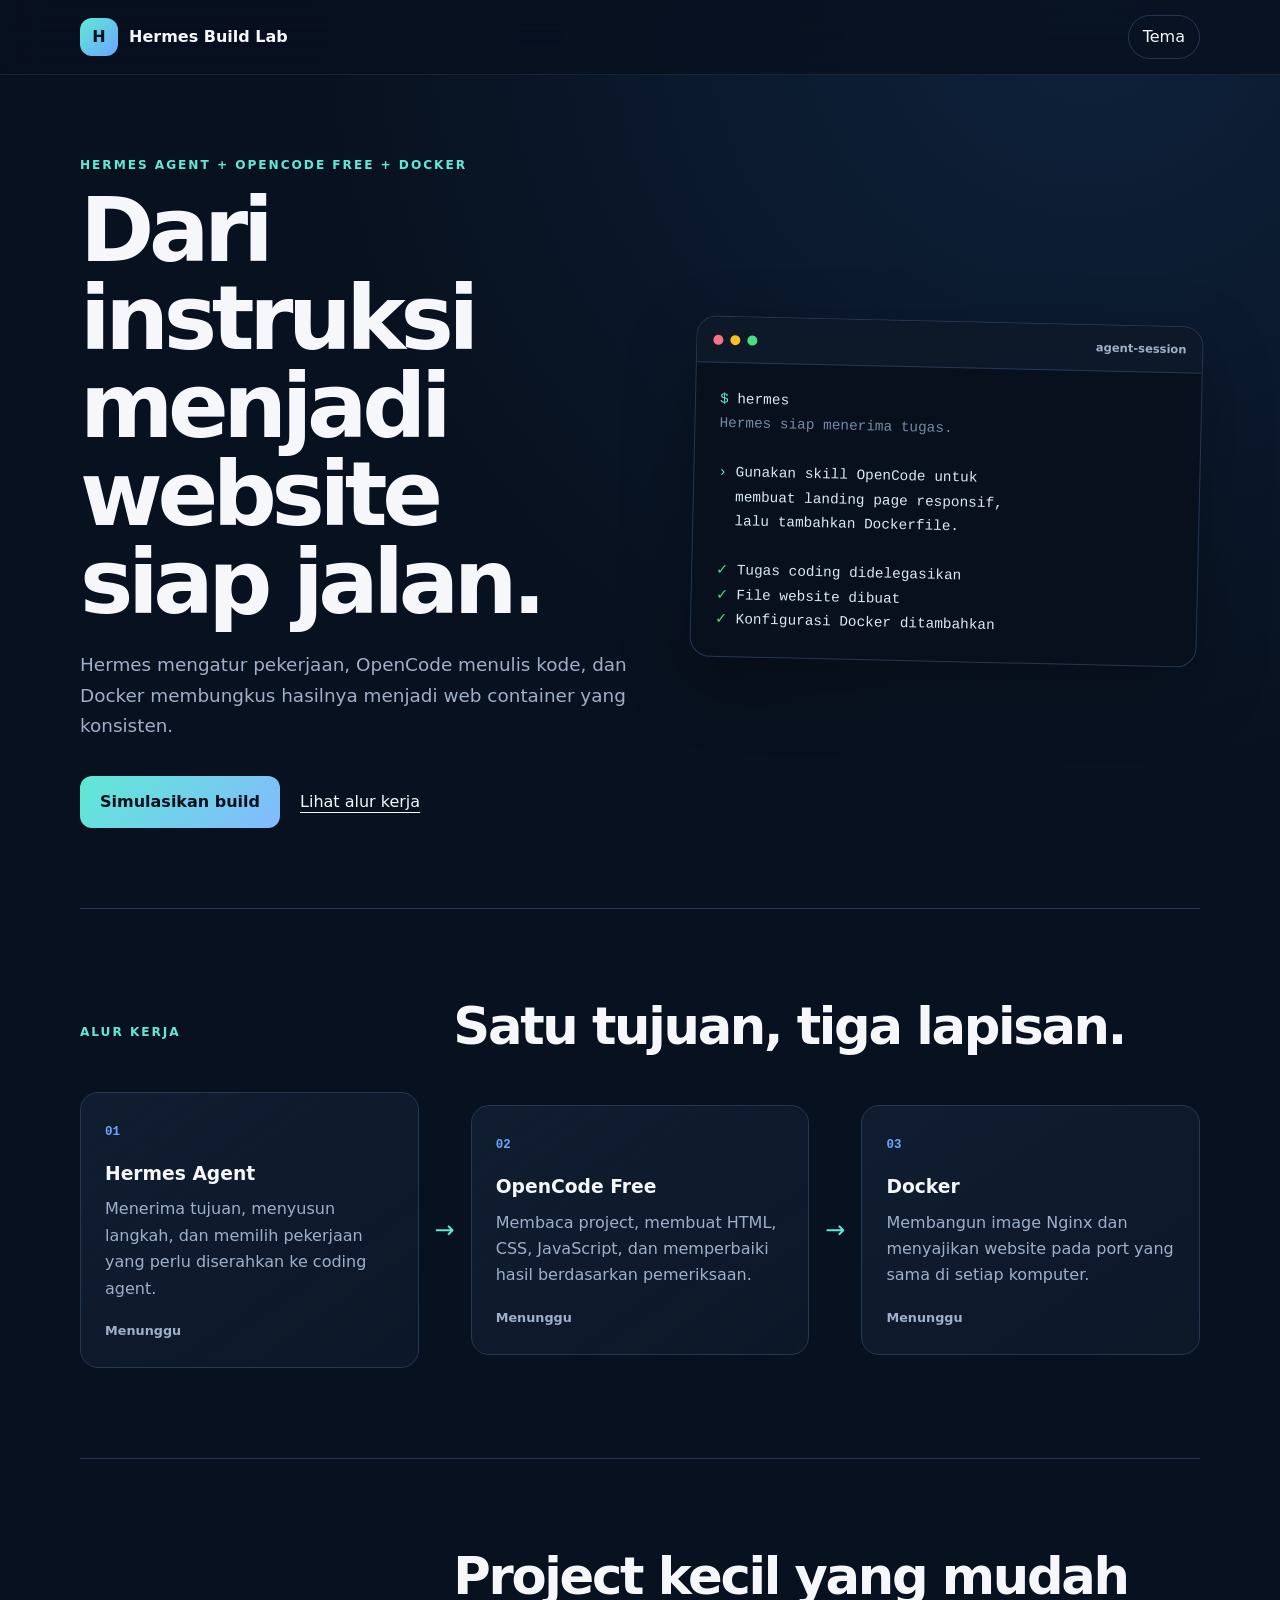
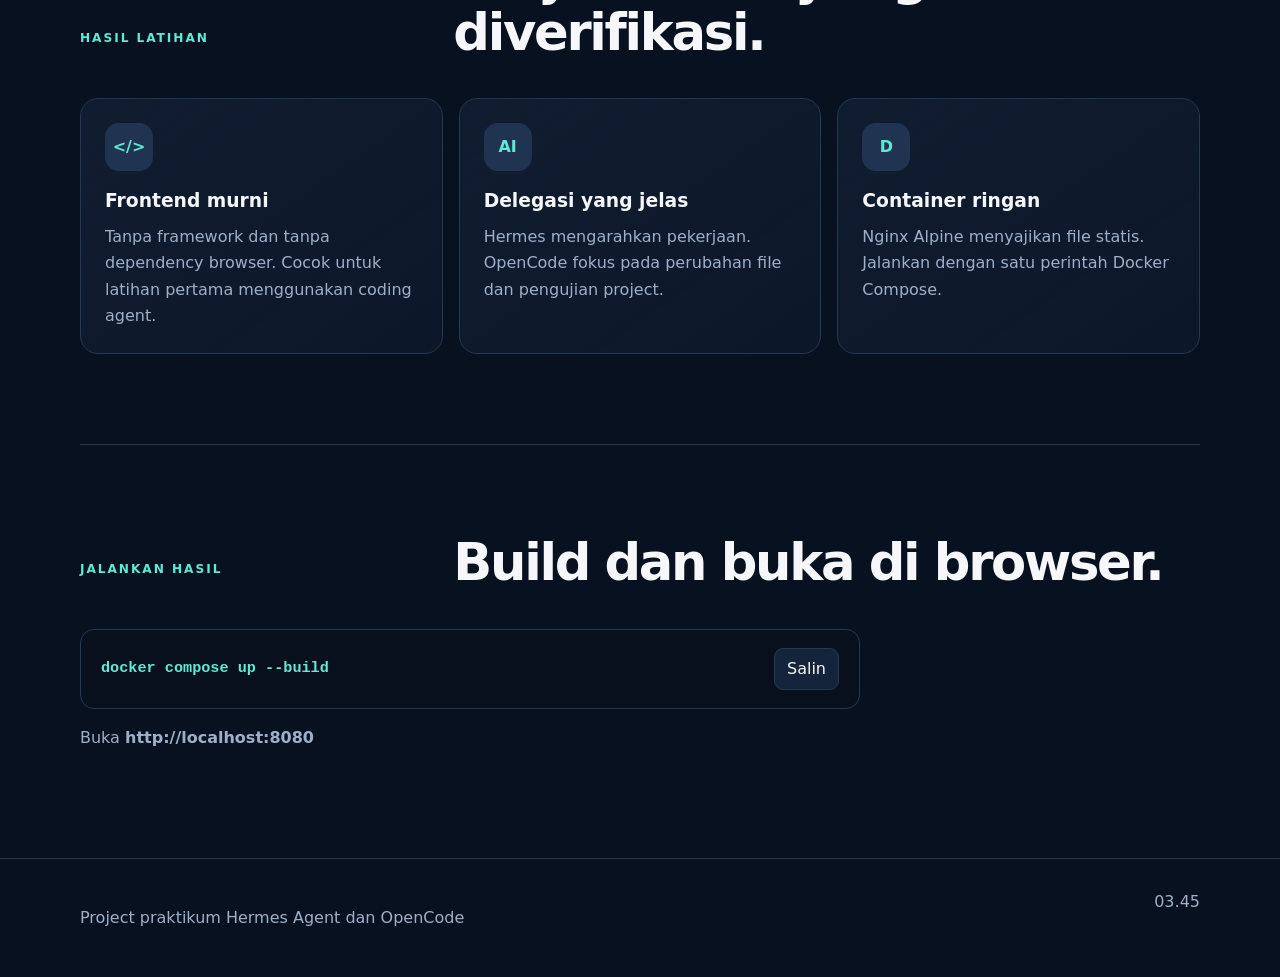
<file: index.html>
<!doctype html>
<html lang="id">
<head>
  <meta charset="utf-8">
  <meta name="viewport" content="width=device-width, initial-scale=1">
  <meta name="theme-color" content="#08111f">
  <title>Hermes Build Lab</title>
  <link rel="stylesheet" href="styles.css">
</head>
<body>
  <header class="topbar">
    <a class="brand" href="#top"><span class="brand-mark">H</span><span>Hermes Build Lab</span></a>
    <button id="themeButton" class="ghost-button" type="button" aria-label="Ganti tema">Tema</button>
  </header>

  <main id="top">
    <section class="hero">
      <div class="hero-copy">
        <p class="eyebrow">Hermes Agent + OpenCode Free + Docker</p>
        <h1>Dari instruksi menjadi website siap jalan.</h1>
        <p class="lead">Hermes mengatur pekerjaan, OpenCode menulis kode, dan Docker membungkus hasilnya menjadi web container yang konsisten.</p>
        <div class="actions">
          <button id="runButton" class="primary-button" type="button">Simulasikan build</button>
          <a class="text-link" href="#workflow">Lihat alur kerja</a>
        </div>
      </div>
      <aside class="terminal" aria-label="Contoh instruksi agent">
        <div class="terminal-head"><span></span><span></span><span></span><b>agent-session</b></div>
        <pre><code><span class="prompt">$</span> hermes
<span class="dim">Hermes siap menerima tugas.</span>

<span class="prompt">›</span> Gunakan skill OpenCode untuk
  membuat landing page responsif,
  lalu tambahkan Dockerfile.

<span class="ok">✓</span> Tugas coding didelegasikan
<span class="ok">✓</span> File website dibuat
<span class="ok">✓</span> Konfigurasi Docker ditambahkan</code></pre>
      </aside>
    </section>

    <section id="workflow" class="section">
      <div class="section-title"><p>Alur kerja</p><h2>Satu tujuan, tiga lapisan.</h2></div>
      <div class="pipeline">
        <article data-step="1"><span>01</span><h3>Hermes Agent</h3><p>Menerima tujuan, menyusun langkah, dan memilih pekerjaan yang perlu diserahkan ke coding agent.</p><b class="status">Menunggu</b></article>
        <i>→</i>
        <article data-step="2"><span>02</span><h3>OpenCode Free</h3><p>Membaca project, membuat HTML, CSS, JavaScript, dan memperbaiki hasil berdasarkan pemeriksaan.</p><b class="status">Menunggu</b></article>
        <i>→</i>
        <article data-step="3"><span>03</span><h3>Docker</h3><p>Membangun image Nginx dan menyajikan website pada port yang sama di setiap komputer.</p><b class="status">Menunggu</b></article>
      </div>
    </section>

    <section class="section grid-section">
      <div class="section-title"><p>Hasil latihan</p><h2>Project kecil yang mudah diverifikasi.</h2></div>
      <div class="cards">
        <article><div class="icon">&lt;/&gt;</div><h3>Frontend murni</h3><p>Tanpa framework dan tanpa dependency browser. Cocok untuk latihan pertama menggunakan coding agent.</p></article>
        <article><div class="icon">AI</div><h3>Delegasi yang jelas</h3><p>Hermes mengarahkan pekerjaan. OpenCode fokus pada perubahan file dan pengujian project.</p></article>
        <article><div class="icon">D</div><h3>Container ringan</h3><p>Nginx Alpine menyajikan file statis. Jalankan dengan satu perintah Docker Compose.</p></article>
      </div>
    </section>

    <section class="section command-section">
      <div class="section-title"><p>Jalankan hasil</p><h2>Build dan buka di browser.</h2></div>
      <div class="command"><code>docker compose up --build</code><button data-copy="docker compose up --build" type="button">Salin</button></div>
      <p class="address">Buka <strong>http://localhost:8080</strong></p>
    </section>
  </main>

  <footer><p>Project praktikum Hermes Agent dan OpenCode</p><span id="clock">--:--</span></footer>
  <script src="app.js"></script>
</body>
</html>
</file>
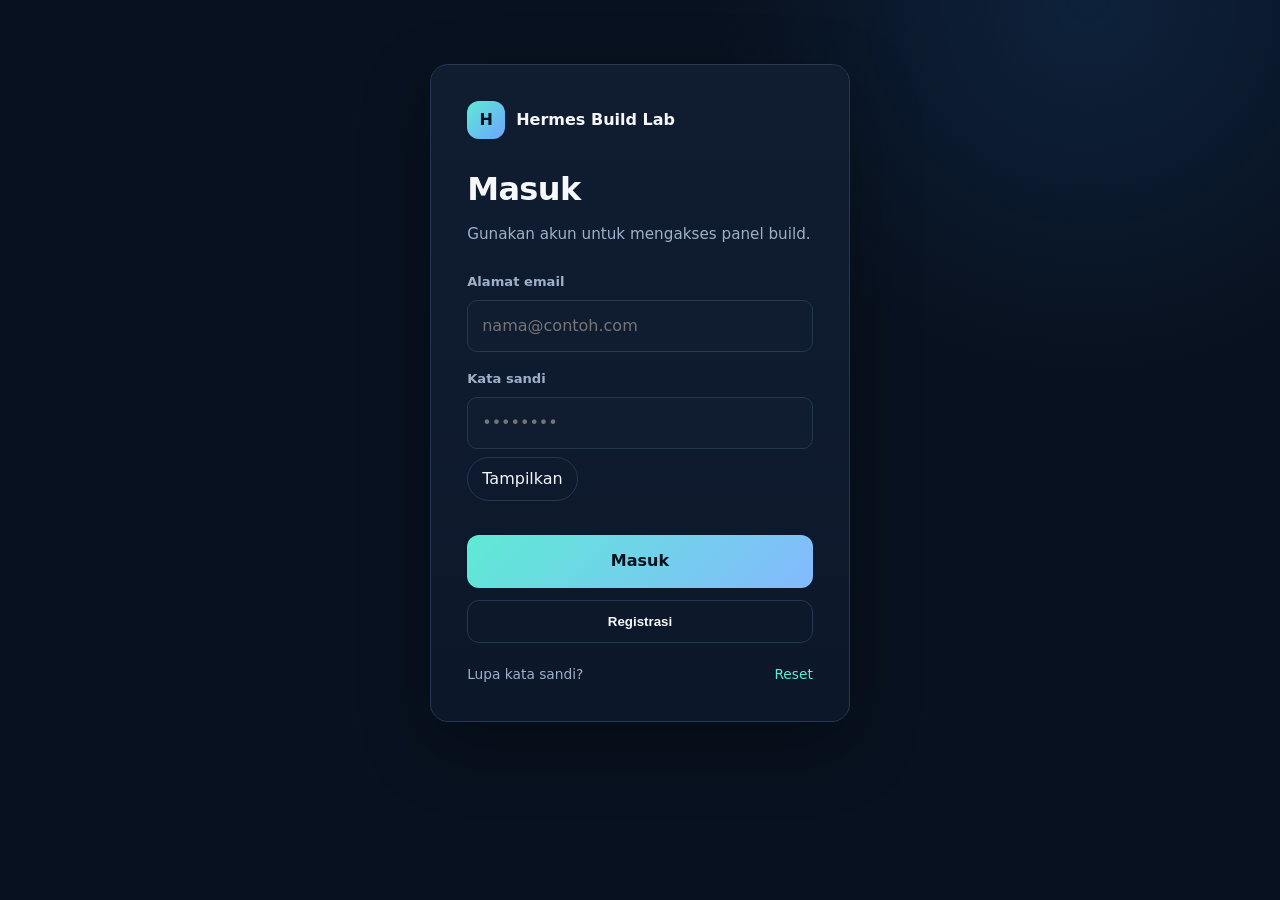
<file: login.html>
<!doctype html>
<html lang="id">
<head>
  <meta charset="utf-8">
  <meta name="viewport" content="width=device-width, initial-scale=1">
  <meta name="theme-color" content="#08111f">
  <title>Masuk · Hermes Build Lab</title>
  <link rel="stylesheet" href="styles.css">
  <style>
    .login-page{width:min(1120px,calc(100% - 36px));margin:0 auto;display:grid;place-items:center;padding:64px 24px;min-height:calc(100vh - 140px)}
    .login-card{background:linear-gradient(180deg,#101d30 0%,#0c172a 100%);border:1px solid var(--line);border-radius:18px;padding:36px;box-shadow:var(--shadow)}
    .login-card .brand{display:flex;align-items:center;gap:11px;color:var(--ink);text-decoration:none;font-weight:800;margin-bottom:24px}
    .login-card .brand .brand-mark{display:grid;place-items:center;width:38px;height:38px;border-radius:12px;background:linear-gradient(135deg,var(--cyan),var(--blue));color:#07111e}
    .login-card h1{margin:0 0 6px;font-size:clamp(1.5rem,3vw,2rem);letter-spacing:-.02em}
    .login-card .subtitle{color:var(--muted);font-size:.95rem;margin:0 0 24px;max-width:420px}
    .field{margin-bottom:16px}
    .field label{display:block;font-size:.82rem;font-weight:700;color:var(--muted);margin-bottom:7px}
    .field input{width:100%;padding:12px 14px;border-radius:10px;border:1px solid var(--line);background:var(--panel);color:var(--ink);font:inherit;outline:none;transition:border-color .18s, box-shadow .18s}
    .field input:focus{border-color:var(--cyan);box-shadow:0 0 0 3px rgba(94,234,212,.16)}
    .field .help{color:var(--muted);font-size:.78rem;margin-top:6px}
    .actions{display:flex;flex-direction:column;gap:12px;align-items:stretch}
    .primary-button{padding:13px;font-weight:800}
    .secondary-button{padding:13px;border:1px solid var(--line);border-radius:12px;background:transparent;color:var(--ink);font-weight:700}
    .footer-links{display:flex;justify-content:space-between;align-items:center;margin-top:20px;font-size:.86rem;color:var(--muted)}
    .footer-links a{color:var(--cyan);text-decoration:none}
    .muted{color:var(--muted)}
    .error{color:#ffb3b3;font-size:.82rem;margin-top:12px;display:none}
  </style>
</head>
<body>
  <main class="login-page">
    <form class="login-card" id="loginForm" novalidate>
      <a class="brand" href="#top"><span class="brand-mark">H</span><span>Hermes Build Lab</span></a>
      <h1>Masuk</h1>
      <p class="subtitle">Gunakan akun untuk mengakses panel build.</p>

      <div class="field">
        <label for="email">Alamat email</label>
        <input id="email" name="email" type="email" autocomplete="email" placeholder="nama@contoh.com" required>
      </div>

      <div class="field">
        <label for="password">Kata sandi</label>
        <input id="password" name="password" type="password" autocomplete="current-password" placeholder="••••••••" required minlength="6">
        <button type="button" class="ghost-button" data-toggle="showPassword" style="margin-top:8px">Tampilkan</button>
      </div>

      <div class="actions">
        <button class="primary-button" type="submit">Masuk</button>
        <button class="secondary-button" type="button"> Registrasi</button>
      </div>

      <div class="footer-links">
        <span>Lupa kata sandi?</span>
        <a href="#">Reset</a>
      </div>

      <p class="error" id="error"><%= errorMessage %></p>
    </form>
  </main>
  <script src="app.js"></script>
  <script>
    const form = document.getElementById("loginForm");
    const error = document.getElementById("error");
    const passwordInput = document.getElementById("password");
    const toggleBtn = document.querySelector('[data-toggle="showPassword"]');

    toggleBtn.addEventListener("click", () => {
      const type = passwordInput.type === "password" ? "text" : "password";
      passwordInput.type = type;
      toggleBtn.textContent = type === "password" ? "Tampilkan" : "Sembunyi";
    });

    form.addEventListener("submit", async (e) => {
      e.preventDefault();
      error.style.display = "none";
      const payload = new FormData(form);
      try {
        const res = await fetch("/api/login", {
          method: "POST",
          headers: { "Content-Type": "application/json" },
          body: JSON.stringify({ email: payload.get("email"), password: payload.get("password") })
        });
        if (res.ok) {
          window.location.href = "/dashboard";
        } else {
          const data = await res.json().catch(() => ({}));
          error.textContent = data.message || "Email atau kata sandi salah.";
          error.style.display = "block";
        }
      } catch {
        error.textContent = "Tidak bisa terhubung ke server. Coba lagi.";
        error.style.display = "block";
      }
    });
  </script>
</body>
</html>
</file>
<file: styles.css>
:root{--bg:#08111f;--panel:#101d30;--panel-2:#14243b;--ink:#f5f7fb;--muted:#9eb0c9;--line:#243753;--cyan:#5eead4;--blue:#6da5ff;--shadow:0 24px 70px rgba(0,0,0,.28);font-family:Inter,ui-sans-serif,system-ui,-apple-system,BlinkMacSystemFont,"Segoe UI",sans-serif;color:var(--ink);background:var(--bg);font-synthesis:none}*{box-sizing:border-box}html{scroll-behavior:smooth}body{margin:0;background:radial-gradient(circle at 85% 0,rgba(35,93,160,.22),transparent 28%),var(--bg);line-height:1.65}.topbar{position:sticky;top:0;z-index:10;display:flex;align-items:center;justify-content:space-between;padding:15px max(24px,calc((100vw - 1120px)/2));border-bottom:1px solid rgba(255,255,255,.08);background:rgba(8,17,31,.82);backdrop-filter:blur(18px)}.brand{display:flex;align-items:center;gap:11px;color:var(--ink);text-decoration:none;font-weight:800}.brand-mark{display:grid;place-items:center;width:38px;height:38px;border-radius:12px;background:linear-gradient(135deg,var(--cyan),var(--blue));color:#07111e}.ghost-button,.primary-button,.command button{font:inherit;cursor:pointer}.ghost-button{padding:8px 14px;border:1px solid var(--line);border-radius:999px;background:transparent;color:var(--ink)}main{width:min(1120px,calc(100% - 36px));margin:auto}.hero{display:grid;grid-template-columns:1.05fr .95fr;align-items:center;gap:52px;min-height:680px;padding:80px 0}.eyebrow,.section-title p{margin:0 0 12px;color:var(--cyan);font-size:.76rem;font-weight:900;letter-spacing:.16em;text-transform:uppercase}.hero h1{max-width:680px;margin:0;font-size:clamp(3rem,7vw,5.8rem);line-height:.98;letter-spacing:-.06em}.lead{max-width:650px;margin:24px 0 0;color:var(--muted);font-size:1.15rem}.actions{display:flex;align-items:center;gap:20px;margin-top:34px}.primary-button{padding:13px 20px;border:0;border-radius:12px;background:linear-gradient(135deg,var(--cyan),#84b9ff);color:#07111e;font-weight:850}.text-link{color:var(--ink);text-underline-offset:5px}.terminal{overflow:hidden;border:1px solid var(--line);border-radius:20px;background:#07101c;box-shadow:var(--shadow);transform:rotate(1.3deg)}.terminal-head{display:flex;align-items:center;gap:7px;padding:13px 16px;border-bottom:1px solid var(--line);background:#0d1928}.terminal-head span{width:10px;height:10px;border-radius:50%;background:#fb7185}.terminal-head span:nth-child(2){background:#fbbf24}.terminal-head span:nth-child(3){background:#4ade80}.terminal-head b{margin-left:auto;color:var(--muted);font-size:.72rem}.terminal pre{margin:0;padding:24px;overflow:auto;white-space:pre-wrap;color:#dbe8f7;font:500 .9rem/1.7 "SFMono-Regular",Consolas,monospace}.prompt{color:var(--cyan)}.dim{color:#7589a5}.ok{color:#4ade80}.section{padding:90px 0;border-top:1px solid var(--line)}.section-title{display:grid;grid-template-columns:1fr 2fr;align-items:end;margin-bottom:38px}.section-title h2{margin:0;font-size:clamp(2rem,4vw,3.5rem);line-height:1.08;letter-spacing:-.045em}.pipeline{display:grid;grid-template-columns:1fr auto 1fr auto 1fr;align-items:center;gap:16px}.pipeline article,.cards article{padding:24px;border:1px solid var(--line);border-radius:18px;background:linear-gradient(145deg,var(--panel),rgba(16,29,48,.55))}.pipeline article.active{border-color:var(--cyan);box-shadow:0 0 0 3px rgba(94,234,212,.12)}.pipeline article.done{border-color:#4ade80}.pipeline span{color:var(--blue);font:800 .78rem/1 monospace}.pipeline h3,.cards h3{margin:15px 0 7px}.pipeline p,.cards p{margin:0;color:var(--muted)}.pipeline>i{color:var(--cyan);font-style:normal;font-size:1.5rem}.status{display:inline-block;margin-top:18px;color:var(--muted);font-size:.8rem}.active .status{color:var(--cyan)}.done .status{color:#4ade80}.cards{display:grid;grid-template-columns:repeat(3,1fr);gap:16px}.icon{display:grid;place-items:center;width:48px;height:48px;border-radius:14px;background:#203451;color:var(--cyan);font-weight:900}.command{display:flex;align-items:center;justify-content:space-between;gap:20px;max-width:780px;padding:18px 20px;border:1px solid var(--line);border-radius:14px;background:#07101c}.command code{overflow:auto;color:var(--cyan);font:600 .95rem/1.4 monospace}.command button{padding:7px 12px;border:1px solid var(--line);border-radius:9px;background:var(--panel-2);color:var(--ink)}.address{color:var(--muted)}footer{display:flex;justify-content:space-between;padding:30px max(24px,calc((100vw - 1120px)/2));border-top:1px solid var(--line);color:var(--muted)}body.light{--bg:#eef3f8;--panel:#fff;--panel-2:#e2eaf3;--ink:#122033;--muted:#5c6f87;--line:#ccd8e5;--shadow:0 24px 60px rgba(25,51,81,.13);background:radial-gradient(circle at 85% 0,rgba(70,130,210,.15),transparent 28%),var(--bg)}body.light .topbar{background:rgba(238,243,248,.88)}body.light .terminal,body.light .command{background:#142033}body.light .terminal .prompt,body.light .command code{color:#6ee7d7}@media(max-width:820px){.hero{grid-template-columns:1fr;min-height:auto;padding:70px 0}.terminal{transform:none}.section-title{grid-template-columns:1fr}.pipeline{grid-template-columns:1fr}.pipeline>i{transform:rotate(90deg);justify-self:center}.cards{grid-template-columns:1fr}}@media(max-width:520px){main{width:min(100% - 28px,1120px)}.topbar{padding:13px 14px}.brand span:last-child{display:none}.hero{padding:52px 0}.hero h1{font-size:2.8rem}.actions{align-items:flex-start;flex-direction:column}.terminal pre{font-size:.78rem}.section{padding:65px 0}.command{align-items:flex-start;flex-direction:column}footer{padding:24px 14px}}
</file>
